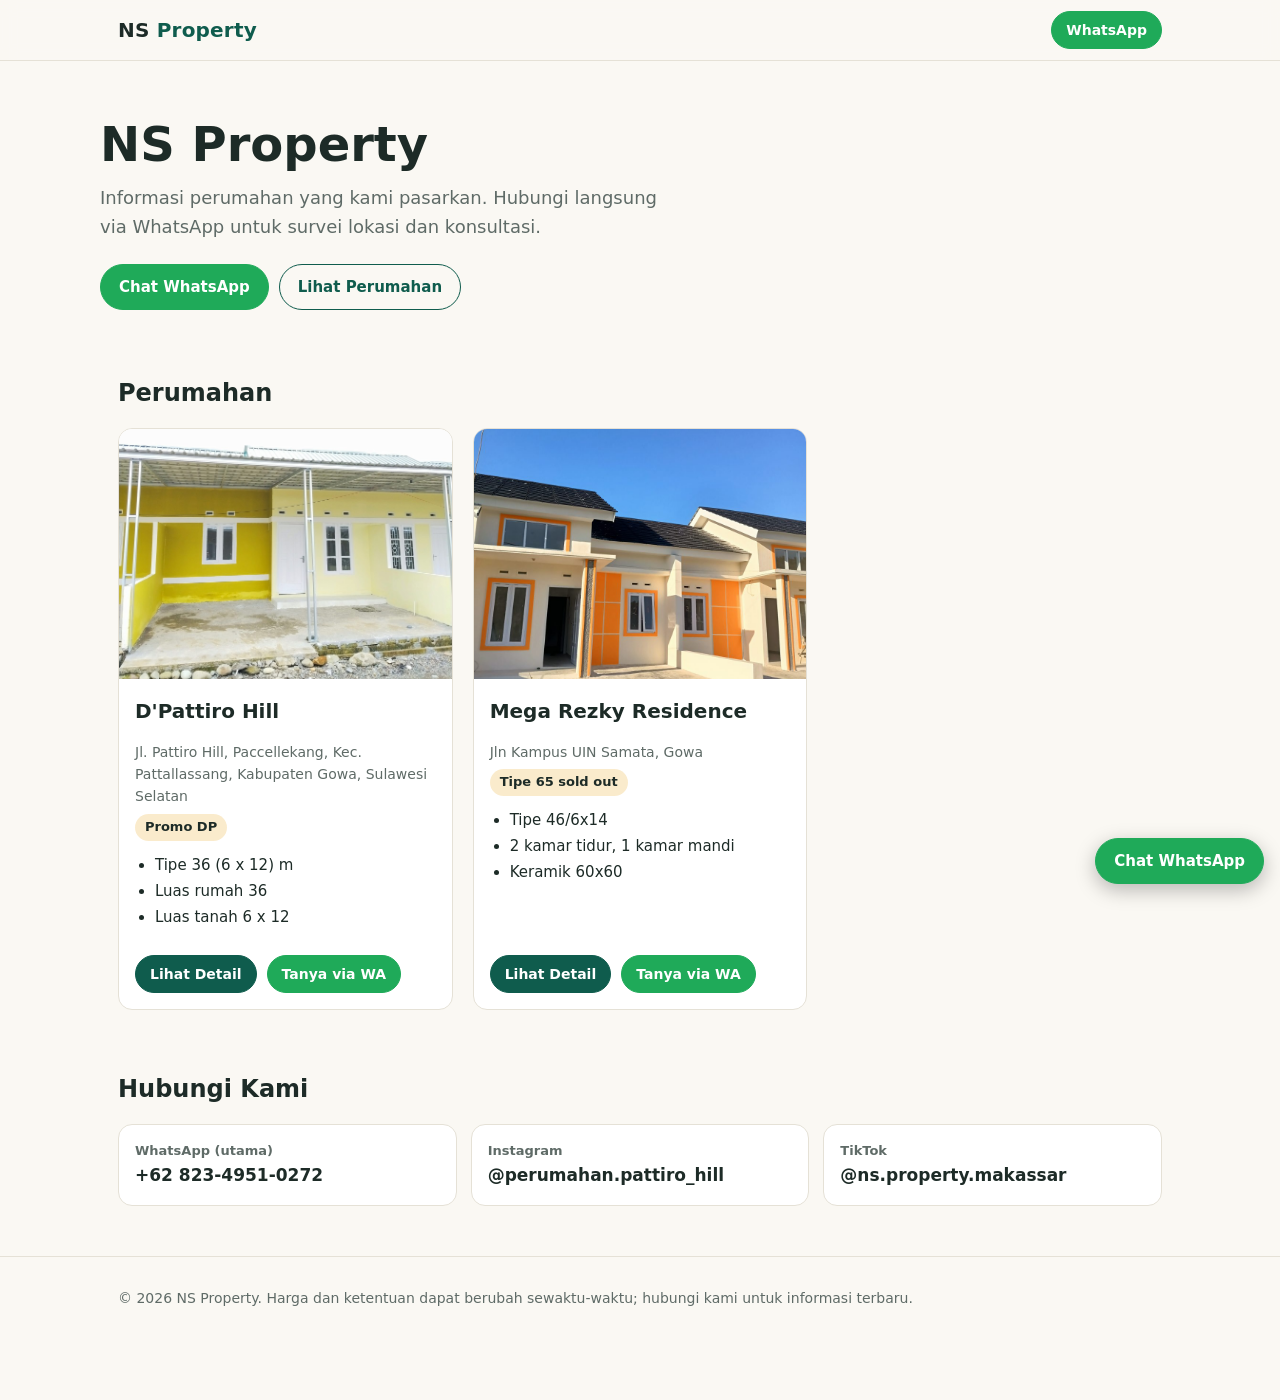
<file: index.html>
<!doctype html>
<html lang="id"><head>
<meta charset="utf-8"><meta name="viewport" content="width=device-width, initial-scale=1">
<title>NS Property – Info Perumahan</title>
<meta name="description" content="NS Property: informasi perumahan D'Pattiro Hill dan Mega Rezky Residence. Hubungi langsung via WhatsApp.">
<meta property="og:title" content="NS Property"><meta property="og:type" content="website">
<link rel="stylesheet" href="assets/css/style.css">
</head><body data-page="home">
<div id="app"></div>
<script src="data/site.js"></script><script src="assets/js/app.js"></script>
</body></html>
</file>
<file: assets/css/style.css>
:root{--bg:#faf8f3;--card:#fff;--ink:#1d2b27;--mut:#5f6b67;--brand:#0f5c4d;--brand2:#0b4439;--acc:#e8a317;--line:#e5e1d6;--wa:#1faa59;--r:14px}
@media(prefers-color-scheme:dark){:root{--bg:#121816;--card:#1b2420;--ink:#eef2ef;--mut:#a3b0aa;--brand:#3fb59b;--brand2:#2d8f79;--line:#2c3833}}
*{box-sizing:border-box}html{scroll-behavior:smooth}
body{margin:0;background:var(--bg);color:var(--ink);font:16px/1.6 system-ui,-apple-system,"Segoe UI",Roboto,sans-serif;padding-top:env(safe-area-inset-top,0)}
img,video{max-width:100%;display:block}a{color:inherit}
.wrap{max-width:1080px;margin:0 auto;padding:0 18px}
header.top{position:sticky;top:0;z-index:20;background:color-mix(in srgb,var(--bg) 92%,transparent);backdrop-filter:blur(8px);border-bottom:1px solid var(--line)}
header.top .wrap{display:flex;align-items:center;justify-content:space-between;height:60px}
.logo{font-weight:800;font-size:20px;text-decoration:none;letter-spacing:.2px}.logo span{color:var(--brand)}
.btn{display:inline-flex;align-items:center;gap:8px;padding:10px 18px;border-radius:999px;font-weight:600;text-decoration:none;border:1.5px solid var(--brand);color:var(--brand);background:transparent;cursor:pointer;font-size:15px}
.btn.wa{background:var(--wa);border-color:var(--wa);color:#fff}.btn.solid{background:var(--brand);color:#fff}
.btn.sm{padding:7px 14px;font-size:14px}
.hero{padding:56px 0 34px}.hero h1{font-size:clamp(30px,6vw,48px);line-height:1.15;margin:0 0 12px}
.hero p{color:var(--mut);max-width:560px;margin:0 0 22px;font-size:18px}.row{display:flex;gap:10px;flex-wrap:wrap}
section{padding:30px 0}h2{font-size:24px;margin:0 0 16px}h3{margin:0 0 8px;font-size:18px}
.grid{display:grid;grid-template-columns:repeat(auto-fill,minmax(300px,1fr));gap:20px}
.card{background:var(--card);border:1px solid var(--line);border-radius:var(--r);overflow:hidden;display:flex;flex-direction:column}
.card .im{aspect-ratio:4/3;object-fit:cover;width:100%}.card .bd{padding:16px;display:flex;flex-direction:column;gap:6px;flex:1}
.card h3{font-size:20px}.mut{color:var(--mut);font-size:14px}.price{font-size:20px;font-weight:700;color:var(--brand)}
.tag{display:inline-block;background:color-mix(in srgb,var(--acc) 22%,transparent);color:inherit;border-radius:999px;padding:3px 10px;font-size:13px;font-weight:600;width:fit-content}
.tag.red{background:#e5484d22;color:#c0262c}
.card .row{margin-top:auto;padding-top:10px}
.contact{display:grid;grid-template-columns:repeat(auto-fit,minmax(220px,1fr));gap:14px}
.contact a{background:var(--card);border:1px solid var(--line);border-radius:var(--r);padding:16px;text-decoration:none;display:block}
.contact b{display:block;font-size:13px;color:var(--mut);font-weight:600}.contact span{font-size:17px;font-weight:600;word-break:break-all}
footer{padding:30px 0 90px;color:var(--mut);font-size:14px;border-top:1px solid var(--line);margin-top:20px}
.fab{position:fixed;right:16px;bottom:calc(16px + env(safe-area-inset-bottom,0));z-index:30;box-shadow:0 6px 20px #0004}
.crumb{padding:16px 0 0;font-size:14px}.crumb a{color:var(--brand)}
.dh{padding:14px 0 20px}.dh h1{font-size:clamp(28px,5vw,40px);margin:4px 0}
.cover{border-radius:var(--r);width:100%;max-height:520px;object-fit:cover}
.chips{display:grid;grid-template-columns:repeat(auto-fit,minmax(160px,1fr));gap:10px}
.chip{background:var(--card);border:1px solid var(--line);border-radius:12px;padding:12px 14px}.chip b{display:block;font-size:12px;color:var(--mut);font-weight:600;text-transform:uppercase;letter-spacing:.4px}
.promo{background:color-mix(in srgb,var(--acc) 18%,var(--card));border:1px solid color-mix(in srgb,var(--acc) 50%,transparent);border-radius:var(--r);padding:16px 20px}
.promo ul{margin:6px 0 0;padding-left:20px}
.tipe{background:var(--card);border:1px solid var(--line);border-radius:var(--r);padding:18px;margin-bottom:16px}
.tipe.so{opacity:.75}.th{display:flex;justify-content:space-between;gap:10px;align-items:baseline;flex-wrap:wrap;margin-bottom:6px}
.tbl{overflow-x:auto;margin-top:10px}table{border-collapse:collapse;width:100%;font-size:14px;min-width:520px}
th,td{border:1px solid var(--line);padding:8px 10px;text-align:right;white-space:nowrap}th{background:color-mix(in srgb,var(--brand) 10%,var(--card))}
.two{display:grid;grid-template-columns:repeat(auto-fit,minmax(280px,1fr));gap:16px}
.box{background:var(--card);border:1px solid var(--line);border-radius:var(--r);padding:18px}.box ul,.box ol{margin:6px 0 0;padding-left:22px}.box li{margin:3px 0}
.gal{display:grid;grid-template-columns:repeat(auto-fill,minmax(200px,1fr));gap:10px}
.gal figure{margin:0;cursor:zoom-in}.gal img{aspect-ratio:1;object-fit:cover;width:100%;border-radius:10px;border:1px solid var(--line)}
.gal figcaption{font-size:13px;color:var(--mut);padding-top:4px}
video{width:100%;max-width:420px;border-radius:var(--r);background:#000}
.lb{position:fixed;inset:0;background:#000d;z-index:50;display:none;align-items:center;justify-content:center;padding:20px;cursor:zoom-out}
.lb.on{display:flex}.lb img{max-height:92vh;object-fit:contain;border-radius:8px}
.note{font-size:13px;color:var(--mut);margin-top:8px}
.spek{margin:4px 0 8px;padding-left:20px;font-size:15px}.spek li{margin:2px 0}
</file>
